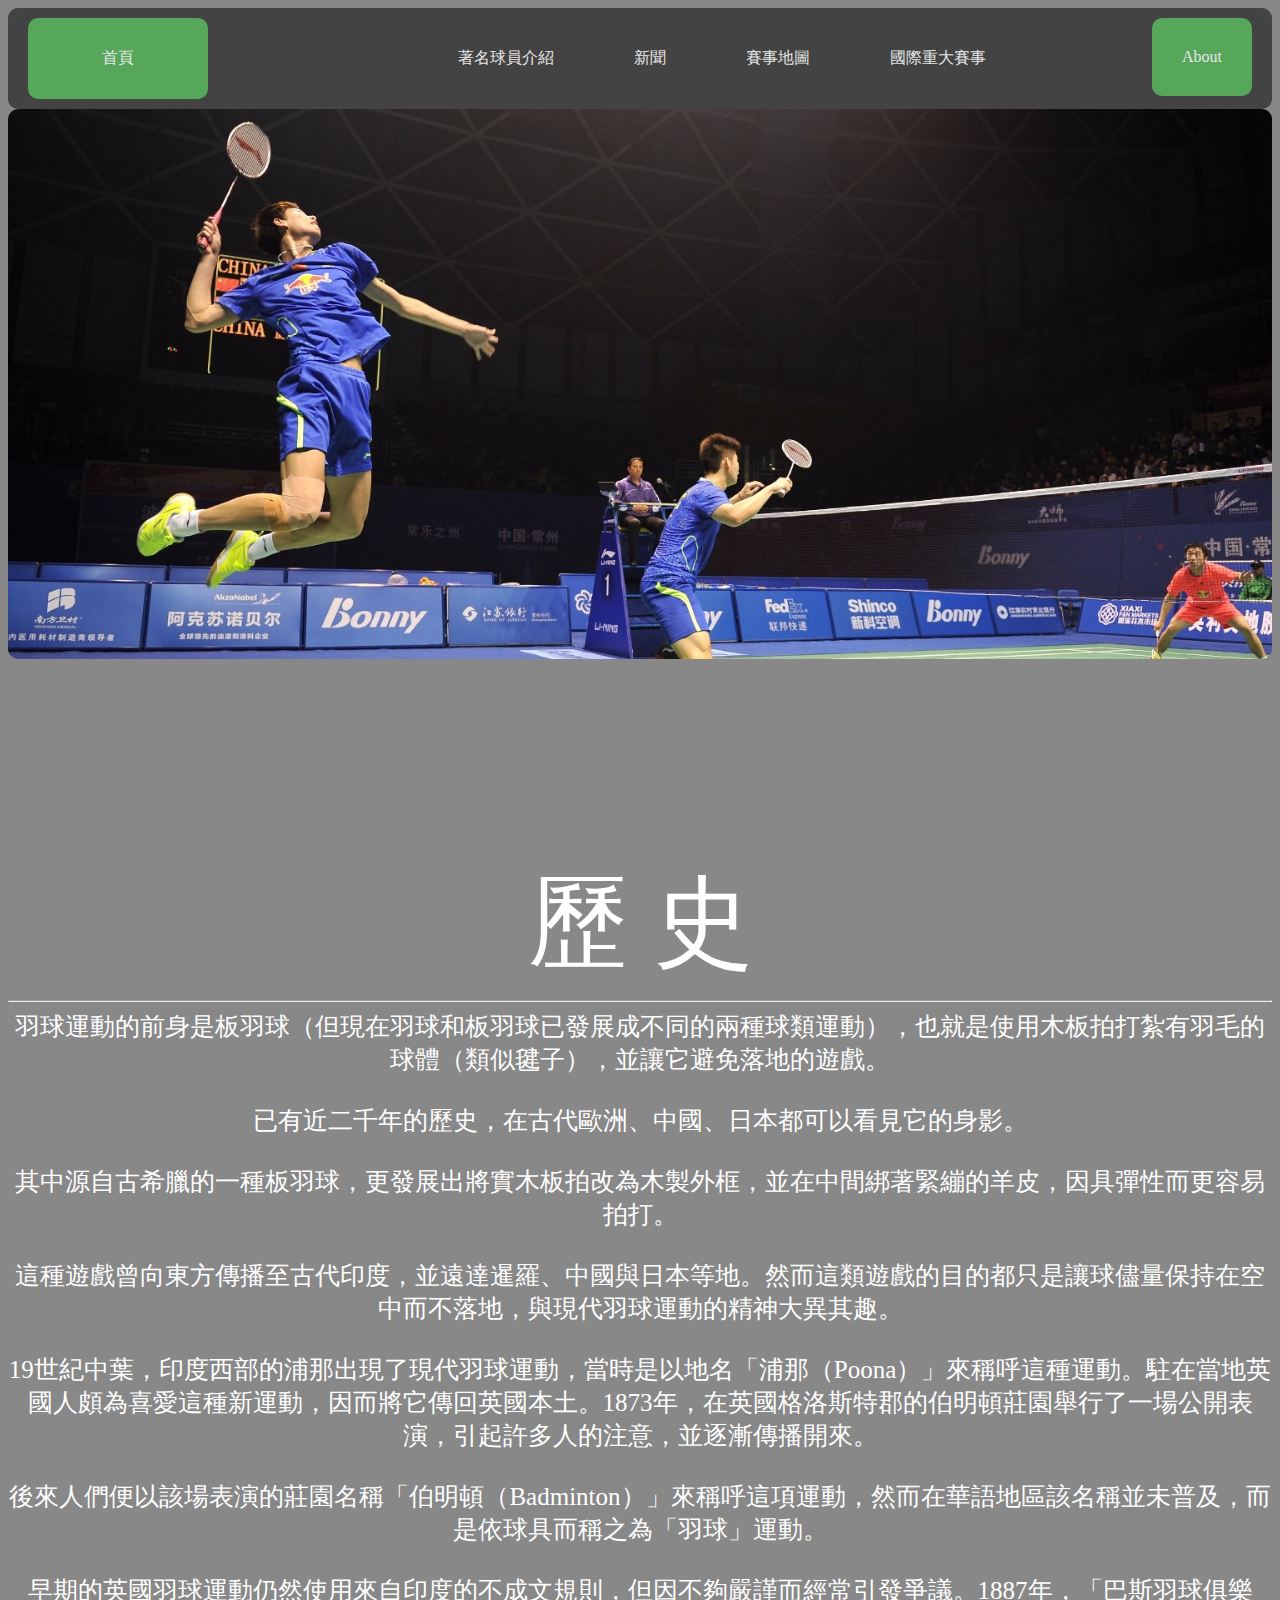
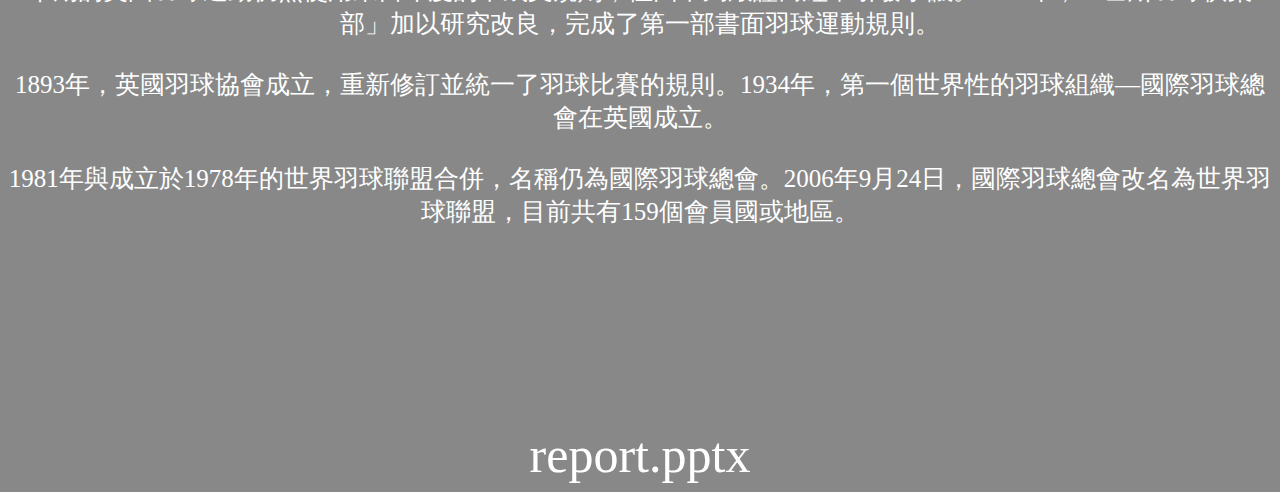
<file: index.html>
<!DOCTYPE html>
<html>
	<head>
		<title>Index</title>
		<meta charset = "utf-8"/>
		<script src="https://ajax.googleapis.com/ajax/libs/jquery/3.3.1/jquery.min.js"></script>
		<script>
			$(function(){
				for(let i = 1; i < 5; i++)
					document.getElementById("changeImage" + i).addEventListener("mouseenter", function(){
						let path = "./img/" + i +".jpg";
						$(".parallax").animate({opacity: '0'}, 500, function(){
							$(".parallax").css({"background-image": 'url(' + path + ')'});
						});
						$(".parallax").animate({opacity: '1'}, 500, function(){
							$(".parallax").clearQueue();
						});
					});
			});
		</script>		
		<link rel = "stylesheet" type = "text/css" href = "button.css">
		<link rel = "stylesheet" type = "text/css" href = "para.css">
		<style>
			.contentTopix{
					text-align:center;
					font-size:100px;
					float:center;
					color:white;
				}
			.content{
					text-align:center;
					font-size:25px;
					float:center;
					color:white;
					box-sizing:border-box;
				}
			.contentLink{
							text-align:center;
							text-decoration:none;
							color:white;
							font-size:10px;
						}
		</style>            
	</head>                 
	<body>                  
		<div>

			<ul class = "topButton">
  				<li style="width: 200px;margin-right: 200px"><a class = "active" href = "#home">首頁</a></li>
  				<li id = "changeImage1"><a href = "./playerIntro/index.html">著名球員介紹</a></li>
  				<li id = "changeImage2"><a href = "./news/index.html">新聞</a></li>
  				<li id = "changeImage3"><a href = "./global/global.html">賽事地圖</a></li>
  				<li id = "changeImage4"><a href = "./tournament/index.html">國際重大賽事</a></li>
  				<li style="float:right"><a class="active" href="about.html">About</a></li>
			</ul>
			
			<div class="parallax"></div>

		</div>
		<br><br><br><br><br><br><br><br><br><br><br>
		<div id = "div1" class = "contentTopix">
			歷 史
		</div>
		<hr>
		<div class = "content">
			羽球運動的前身是板羽球（但現在羽球和板羽球已發展成不同的兩種球類運動），也就是使用木板拍打紮有羽毛的球體（類似毽子），並讓它避免落地的遊戲。
			<br>
			<br>
			已有近二千年的歷史，在古代歐洲、中國、日本都可以看見它的身影。
			<br>
			<br>
			其中源自古希臘的一種板羽球，更發展出將實木板拍改為木製外框，並在中間綁著緊繃的羊皮，因具彈性而更容易拍打。
			<br>
			<br>
			這種遊戲曾向東方傳播至古代印度，並遠達暹羅、中國與日本等地。然而這類遊戲的目的都只是讓球儘量保持在空中而不落地，與現代羽球運動的精神大異其趣。
			<br>
			<br>
			19世紀中葉，印度西部的浦那出現了現代羽球運動，當時是以地名「浦那（Poona）」來稱呼這種運動。駐在當地英國人頗為喜愛這種新運動，因而將它傳回英國本土。1873年，在英國格洛斯特郡的伯明頓莊園舉行了一場公開表演，引起許多人的注意，並逐漸傳播開來。
			<br>
			<br>
			後來人們便以該場表演的莊園名稱「伯明頓（Badminton）」來稱呼這項運動，然而在華語地區該名稱並未普及，而是依球具而稱之為「羽球」運動。
			<br>
			<br>
			早期的英國羽球運動仍然使用來自印度的不成文規則，但因不夠嚴謹而經常引發爭議。1887年，「巴斯羽球俱樂部」加以研究改良，完成了第一部書面羽球運動規則。
			<br>
			<br>
			1893年，英國羽球協會成立，重新修訂並統一了羽球比賽的規則。1934年，第一個世界性的羽球組織—國際羽球總會在英國成立。
			<br>
			<br>
			1981年與成立於1978年的世界羽球聯盟合併，名稱仍為國際羽球總會。2006年9月24日，國際羽球總會改名為世界羽球聯盟，目前共有159個會員國或地區。
		</div>
		<br><br><br><br><br><br><br><br><br><br><br>
		<div class = "content"><a href = "report.pptx" style = "font-size:50px; color:white; text-decoration:none;">report.pptx</a></div>
	</body>
</html>
</file>
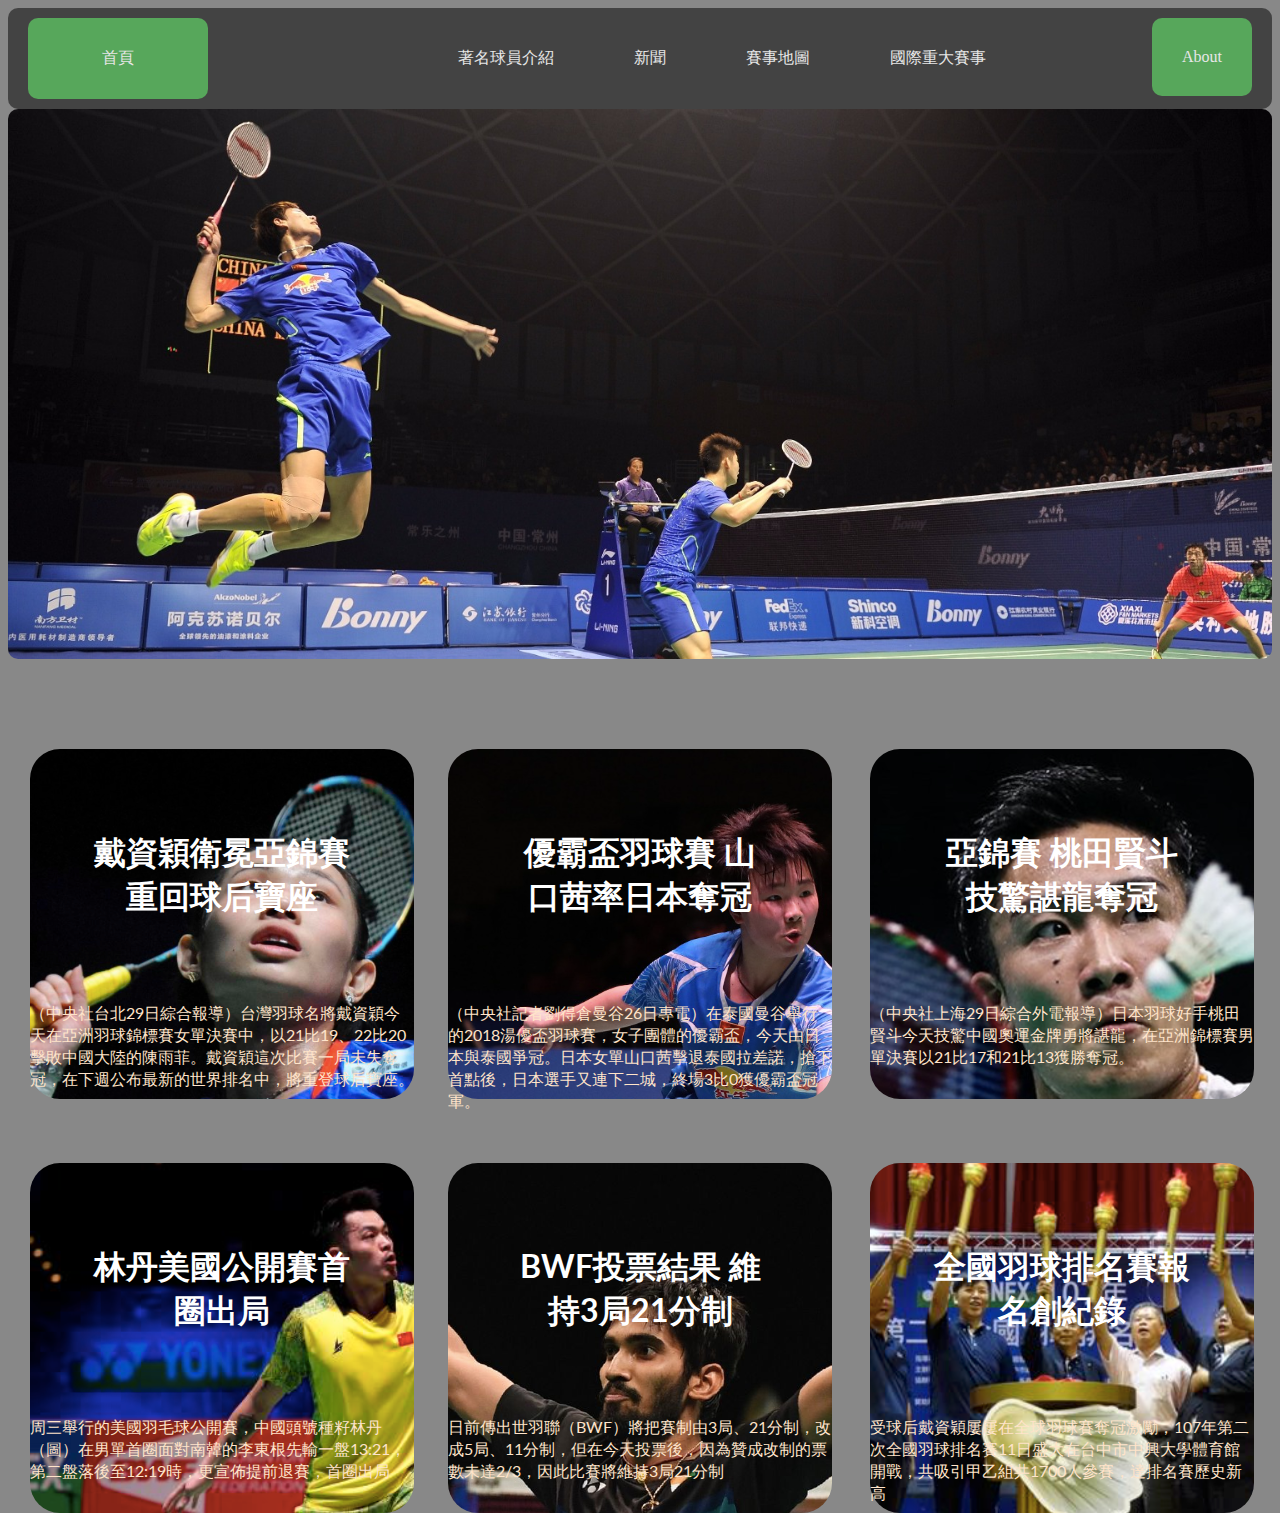
<file: news/index.html>
<!DOCTYPE html>
<html>
	<head>
		<title>Index</title>
		<meta charset = "utf-8"/>
		<script src="https://ajax.googleapis.com/ajax/libs/jquery/3.3.1/jquery.min.js"></script>
		<script>
			$(function(){
				for(let i = 1; i < 5; i++)
					document.getElementById("changeImage" + i).addEventListener("mouseenter", function(){
						let path = "../img/" + i +".jpg";
						$(".parallax").animate({opacity: '0'}, 500, function(){
							$(".parallax").css({"background-image": 'url(' + path + ')'});
						});
						$(".parallax").animate({opacity: '1'}, 500, function(){
							$(".parallax").clearQueue();
						});
					});
			});
		</script>		
		<link rel = "stylesheet" type = "text/css" href = "../button.css">
		<link href="https://fonts.googleapis.com/css?family=Lato" rel="stylesheet">
		<link rel = "stylesheet" type = "text/css" href = "../para.css">
		<style>
			a {
				color: #ffffff;
				text-decoration: none;
			}

			.applet {
				position: absolute;
				top: 69%;
				border-radius: 30px;
				width: 30%;
				height: 350px;
				margin: auto;
				margin-top: 10%;
				background-attachment: fixed;
    			background-position: center;
    			background-repeat: no-repeat;
				background-size: cover;
				font-family: 'Lato';
			}

			#applet-title {
				text-align: center;
				color: #FFFFFF;
				padding: 16%;

			}

			.applet-content
			{
				color: #ffe4ca;
			}
		
		</style>
	</head>
	<body>
		<div>
			<ul class = "topButton">
  				<li style="width: 200px;margin-right: 200px"><a class = "active" href = "../index.html">首頁</a></li>
  				<li id = "changeImage1"><a href = "../playerIntro/index.html">著名球員介紹</a></li>
  				<li id = "changeImage2"><a href = "#contact">新聞</a></li>
  				<li id = "changeImage3"><a href = "../global/global.html">賽事地圖</a></li>
  				<li id = "changeImage4"><a href = "../tournament/index.html">國際重大賽事</a></li>
  				<li style="float:right"><a class="active" href="about.html">About</a></li>
			</ul>
			<div class="parallax"></div>
		</div>

		<div class="applet" style = "left: 30px; background: url(./img/n1.png)">
			<h1 id="applet-title"><a href = "http://www.cna.com.tw/news/firstnews/201804295005-1.aspx">戴資穎衛冕亞錦賽 重回球后寶座</a></h1>
			<div class="applet-content">
				<p>（中央社台北29日綜合報導）台灣羽球名將戴資穎今天在亞洲羽球錦標賽女單決賽中，以21比19、22比20擊敗中國大陸的陳雨菲。戴資穎這次比賽一局未失奪冠，在下週公布最新的世界排名中，將重登球后寶座。</p>
			</div>
		</div>

		<div class="applet" style = "left: 35%; background: url(./img/n2.png)">
			<h1 id="applet-title"><a href = "http://www.cna.com.tw/news/aspt/201805260212-1.aspx">優霸盃羽球賽 山口茜率日本奪冠</a></h1>
			<div class="applet-content">
				<p>（中央社記者劉得倉曼谷26日專電）在泰國曼谷舉行的2018湯優盃羽球賽，女子團體的優霸盃，今天由日本與泰國爭冠。日本女單山口茜擊退泰國拉差諾，搶下首點後，日本選手又連下二城，終場3比0獲優霸盃冠軍。</p>
			</div>
		</div>

		<div class="applet" style = "left: 68%; background: url(./img/n3.png)">
			<h1 id="applet-title"><a href = "http://www.cna.com.tw/news/aspt/201804290197-1.aspx">亞錦賽 桃田賢斗技驚諶龍奪冠</a></h1>
			<div class="applet-content">
				<p>（中央社上海29日綜合外電報導）日本羽球好手桃田賢斗今天技驚中國奧運金牌勇將諶龍，在亞洲錦標賽男單決賽以21比17和21比13獲勝奪冠。</p>
			</div>
		</div>

		<div class="applet" style = "top : 115%; left: 30px; background: url(./img/n4.png)">
			<h1 id="applet-title"><a href = "https://hk.sports.appledaily.com/sports/daily/article/20180615/20421316">林丹美國公開賽首圈出局</a></h1>
			<div class="applet-content">
				<p>周三舉行的美國羽毛球公開賽，中國頭號種籽林丹（圖）在男單首圈面對南韓的李東根先輸一盤13:21，第二盤落後至12:19時，更宣佈提前退賽，首圈出局</p>
			</div>
		</div>

		<div class="applet" style = "top : 115%; left: 35%; background: url(./img/n5.png)">
			<h1 id="applet-title"><a href = "http://www.cna.com.tw/news/aspt/201805200003-1.aspx">BWF投票結果 維持3局21分制</a></h1>
			<div class="applet-content">
				<p>日前傳出世羽聯（BWF）將把賽制由3局、21分制，改成5局、11分制，但在今天投票後，因為贊成改制的票數未達2/3，因此比賽將維持3局21分制</p>
			</div>
		</div>

		<div class="applet" style = "top : 115%; left: 68%; background: url(./img/n6.png)">
			<h1 id="applet-title"><a href = "http://www.chinatimes.com/realtimenews/20180611002430-260405">全國羽球排名賽報名創紀錄</a></h1>
			<div class="applet-content">
				<p>受球后戴資穎屢屢在全球羽球賽奪冠激勵，107年第二次全國羽球排名賽11日盛大在台中市中興大學體育館開戰，共吸引甲乙組共1700人參賽，達排名賽歷史新高</p>
			</div>
		</div>
		
	</body>
</html>
</file>
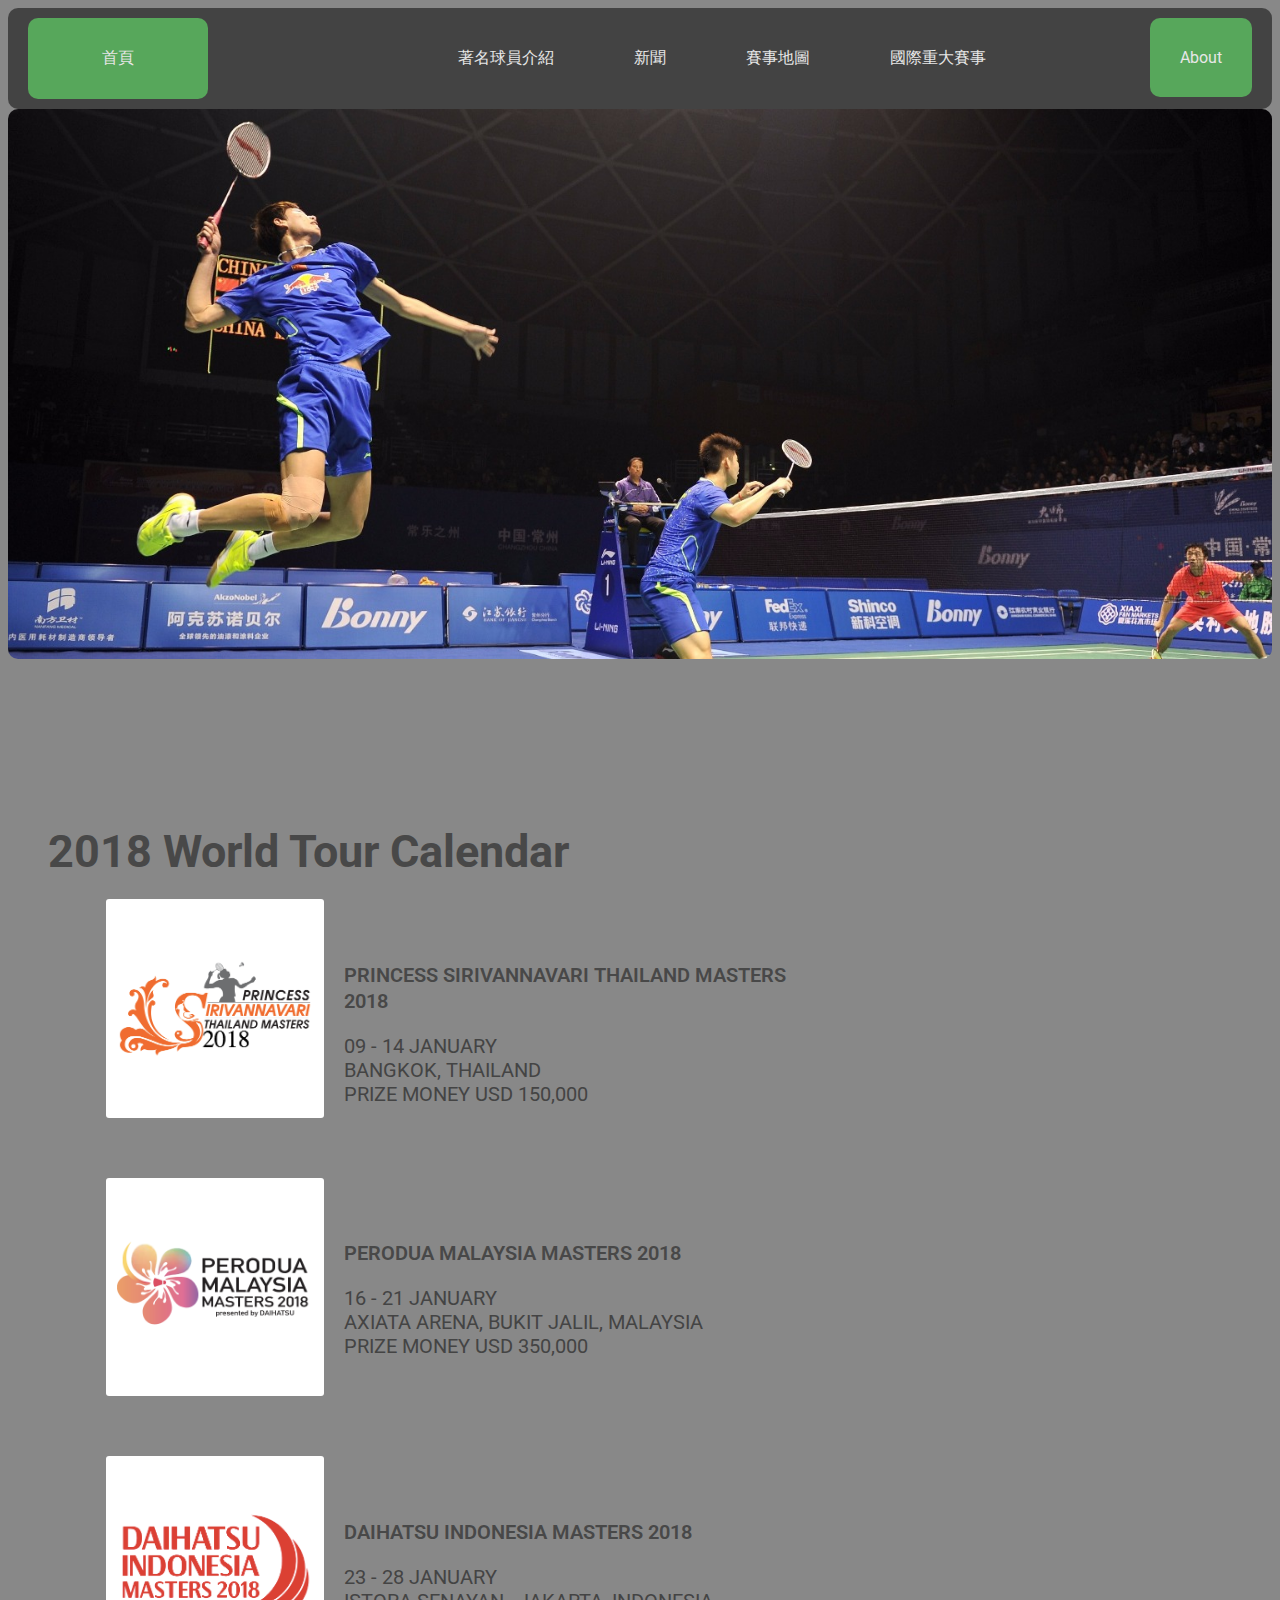
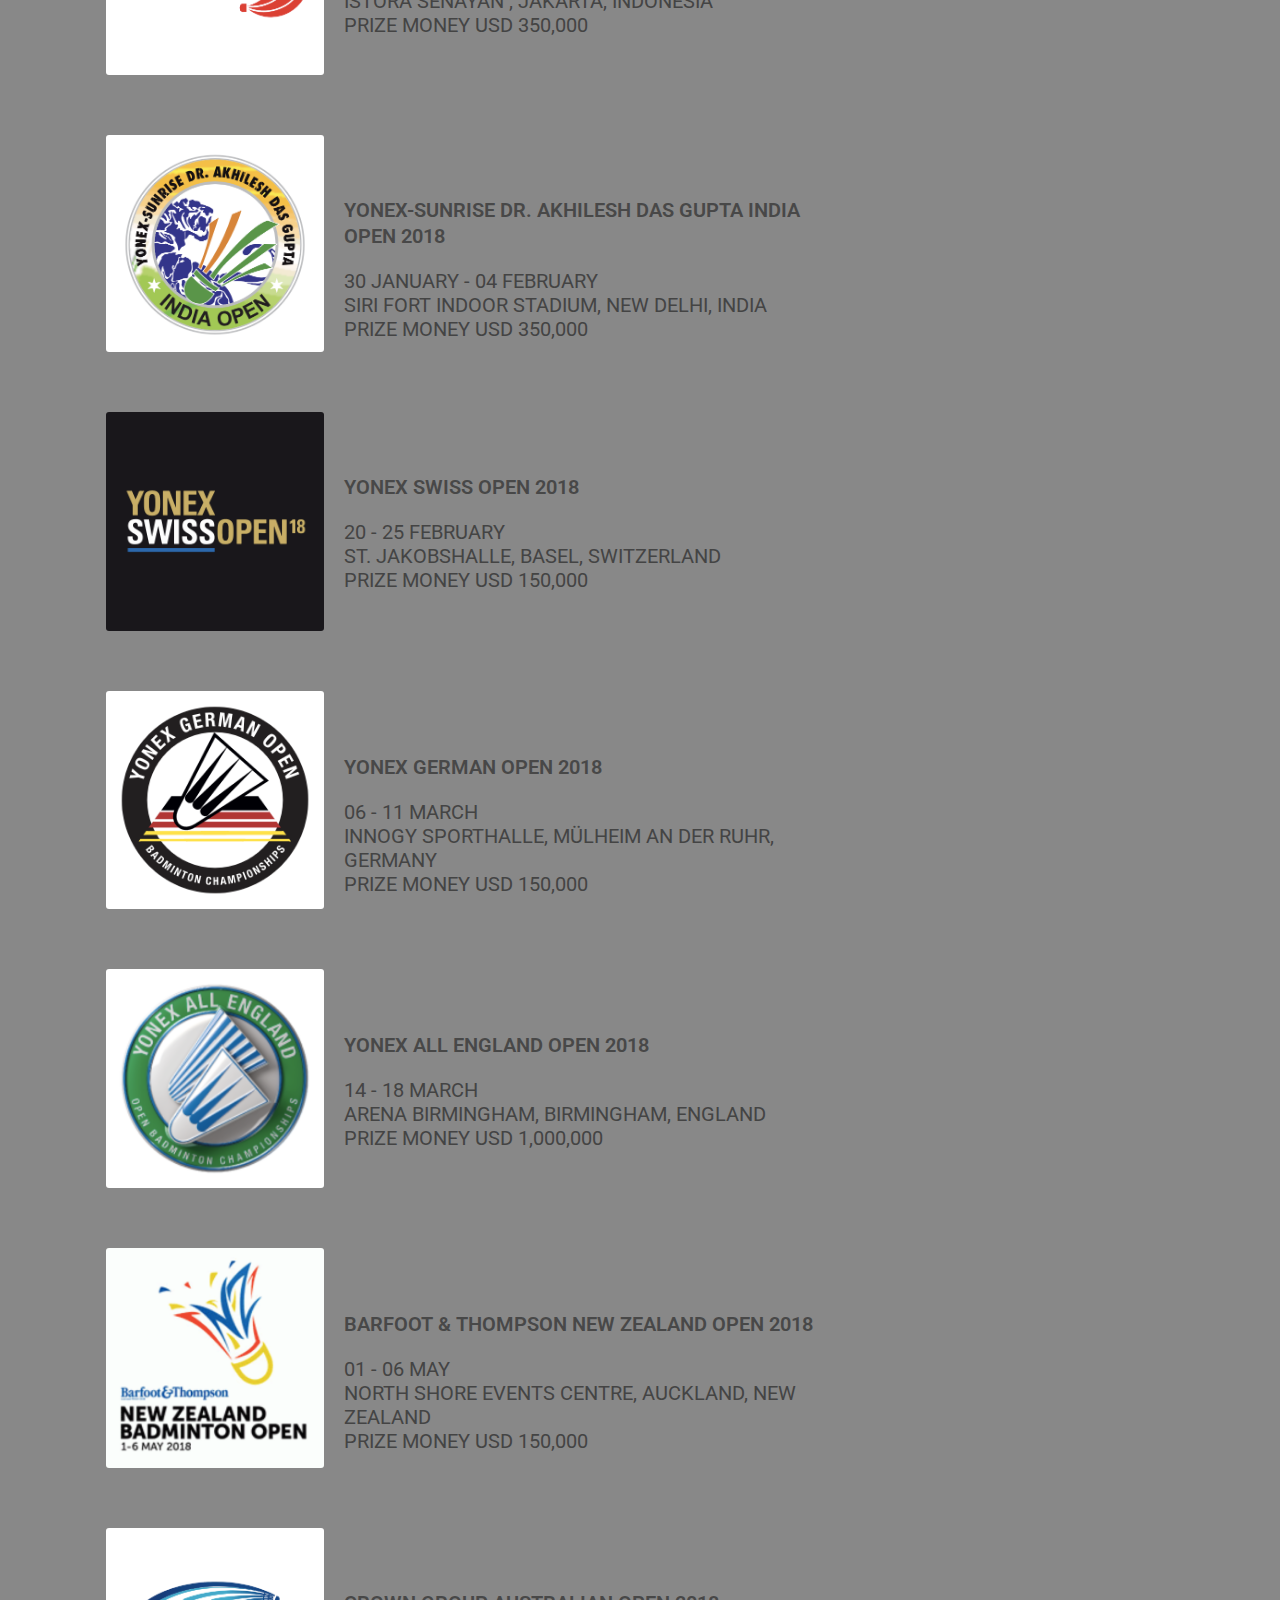
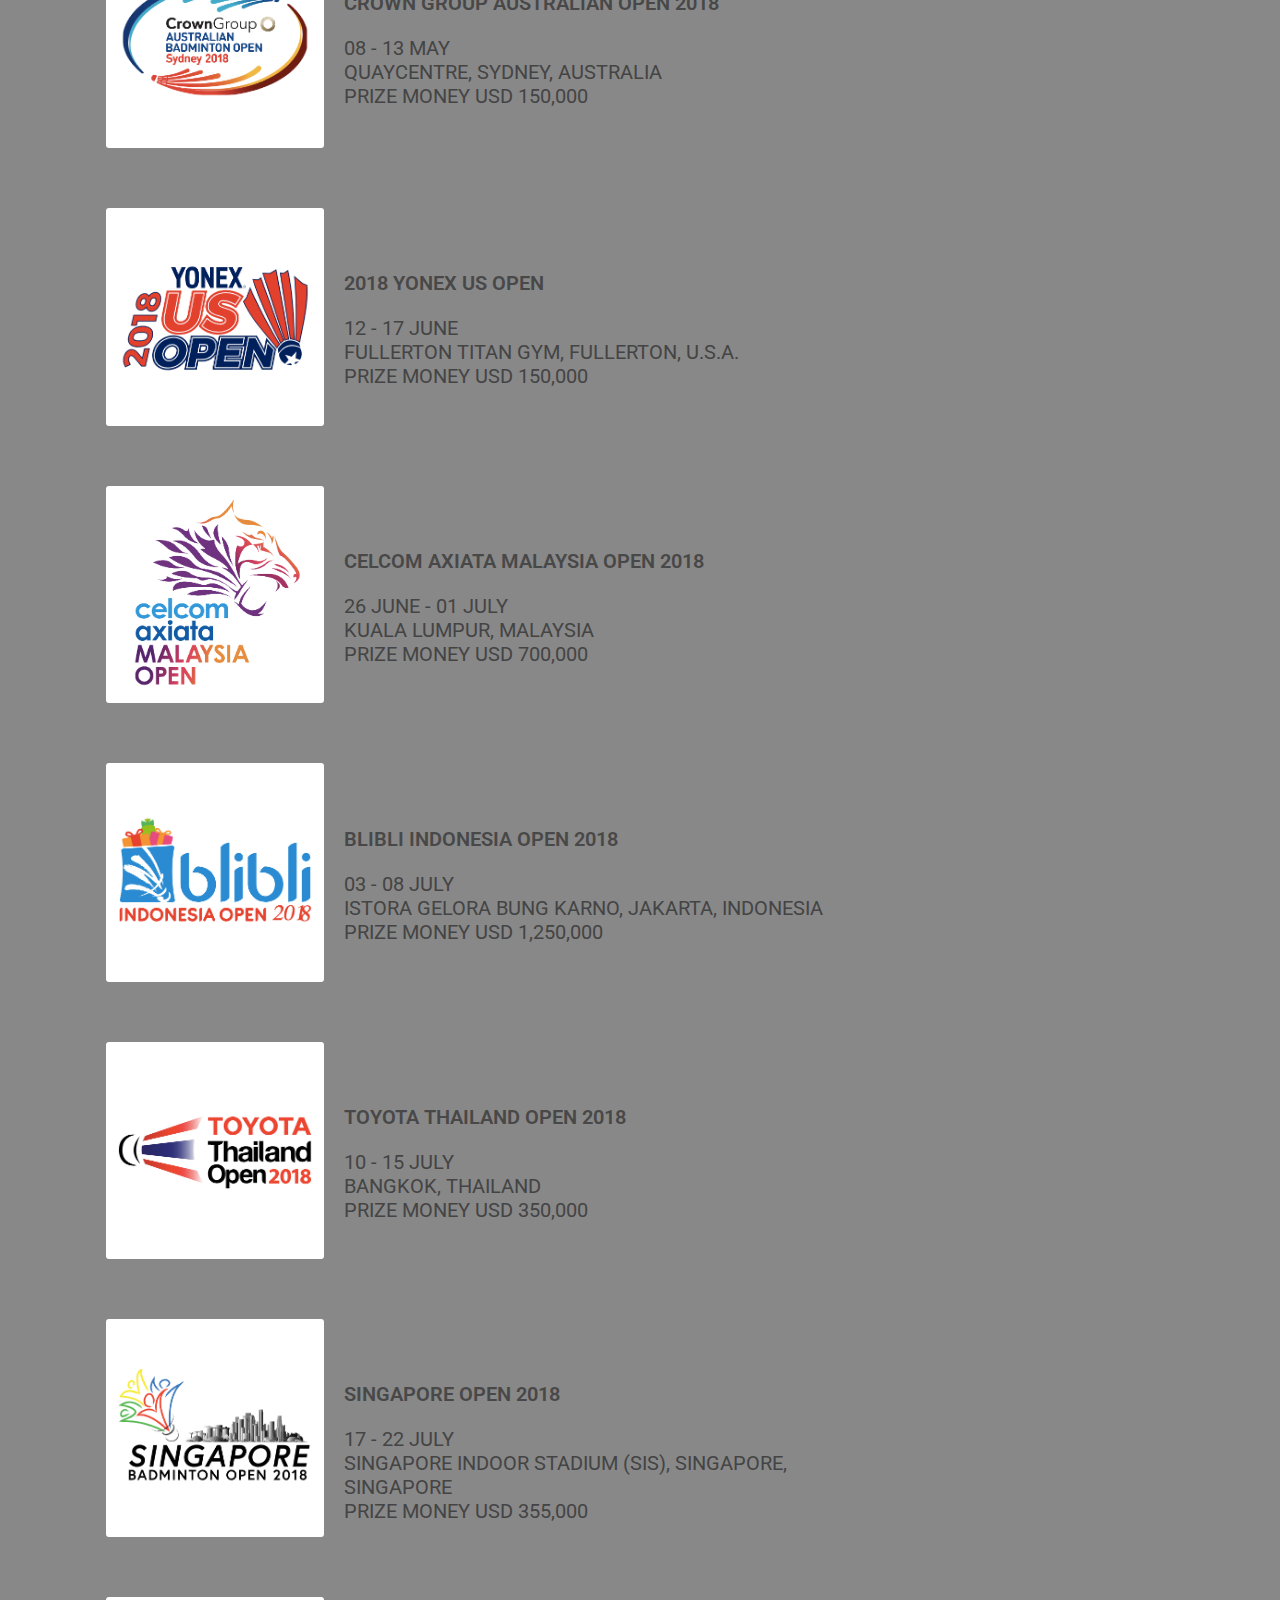
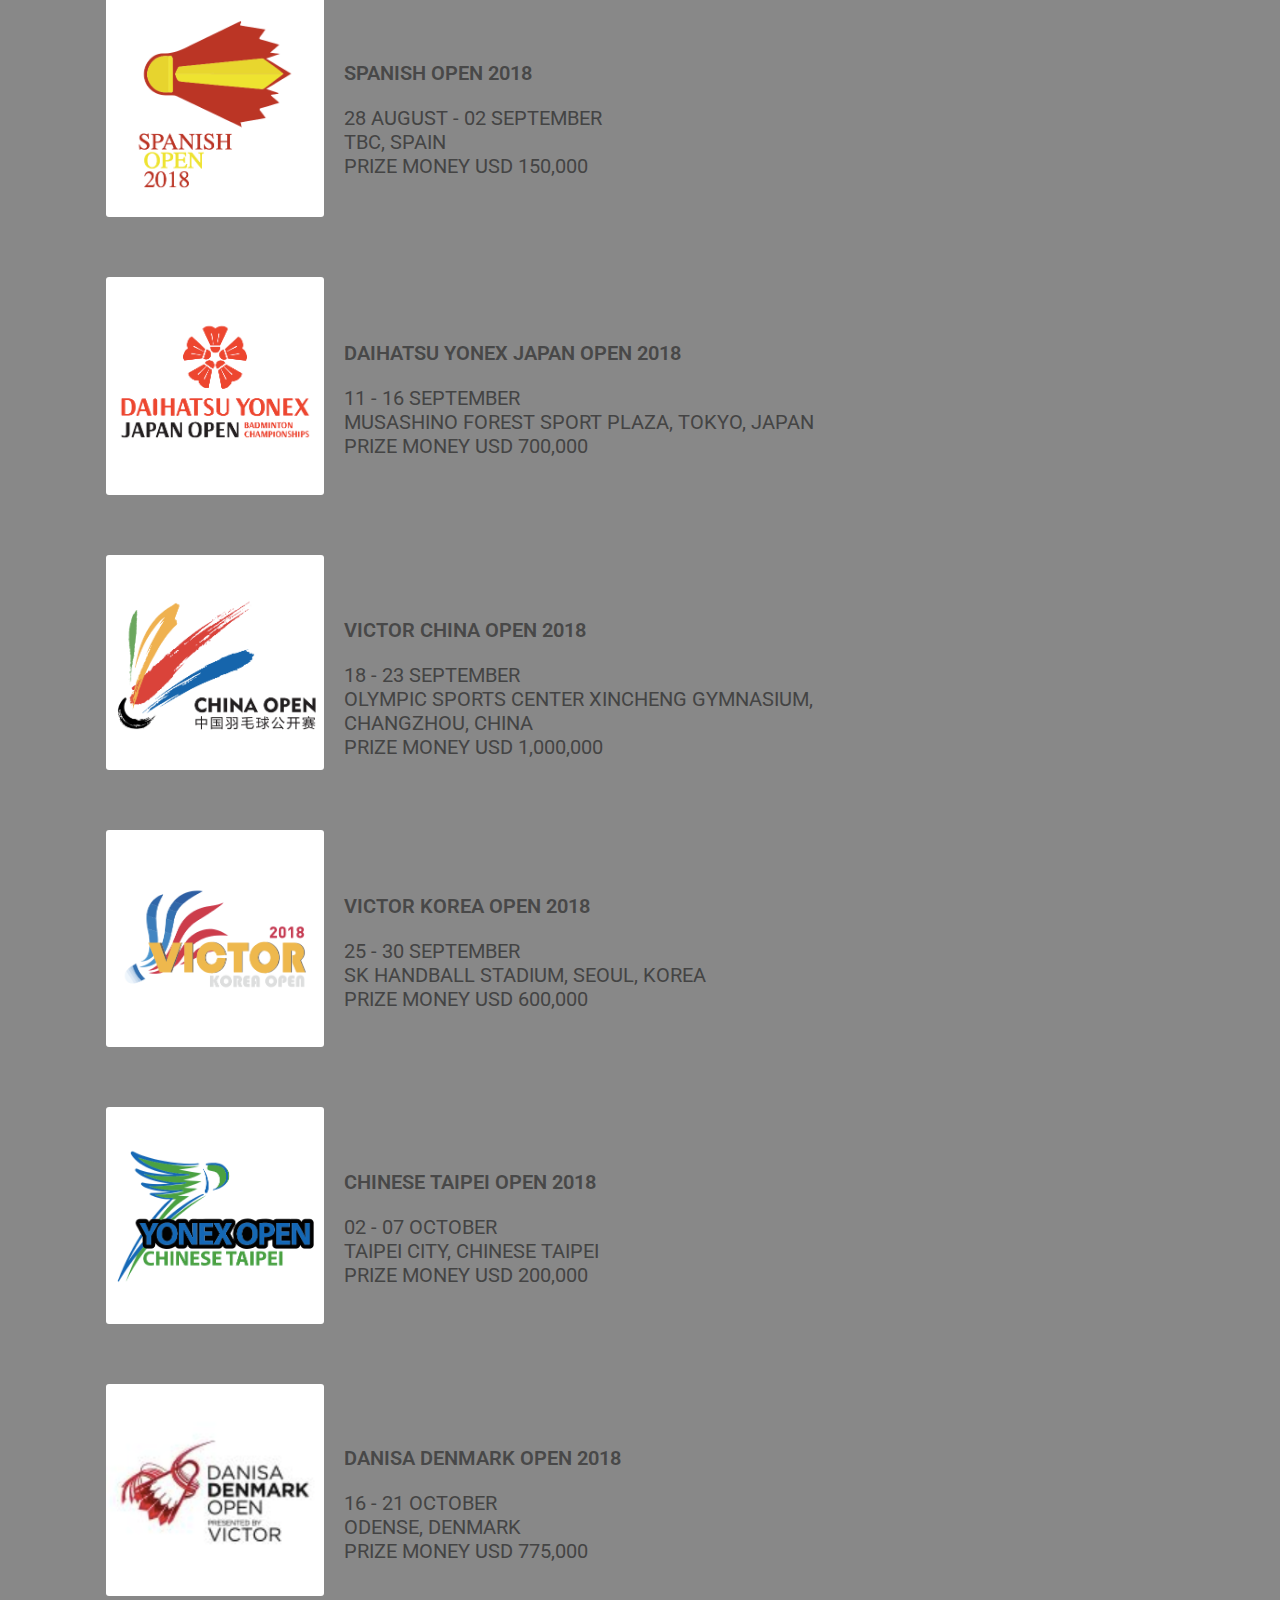
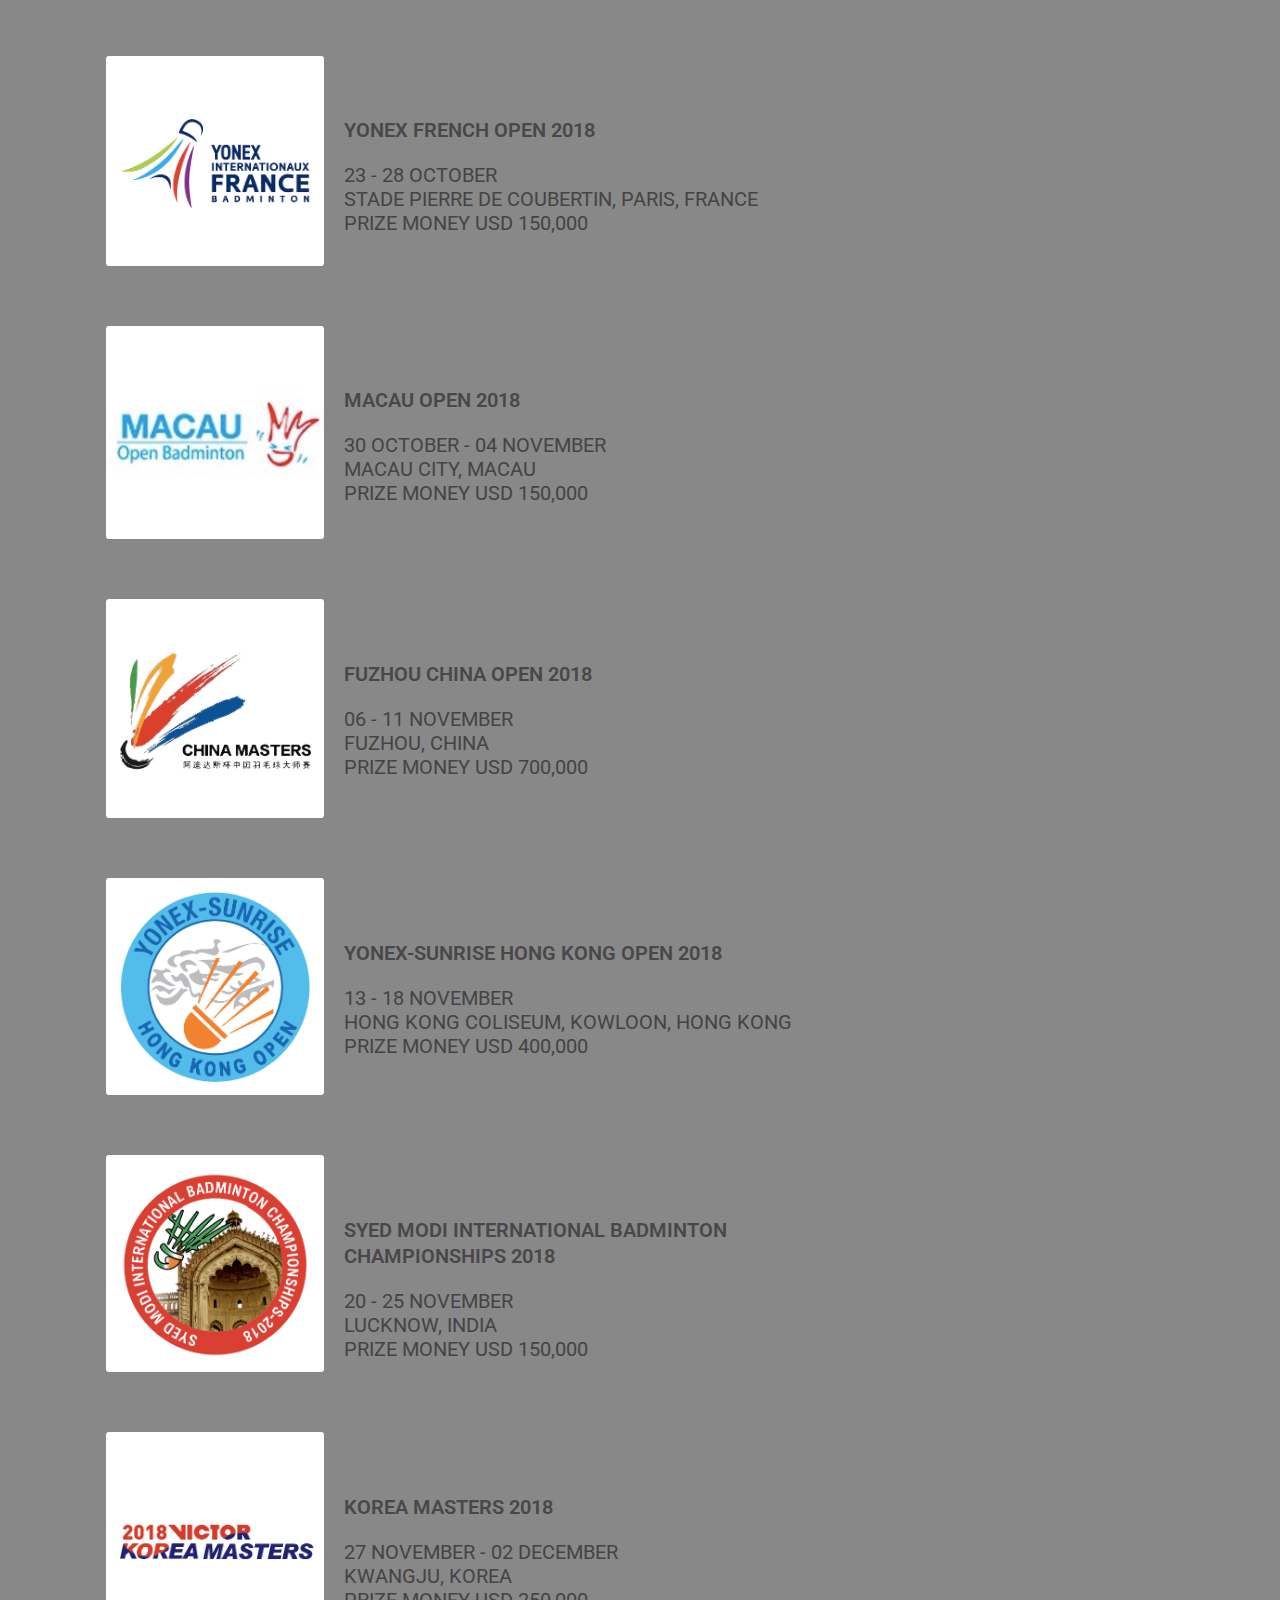
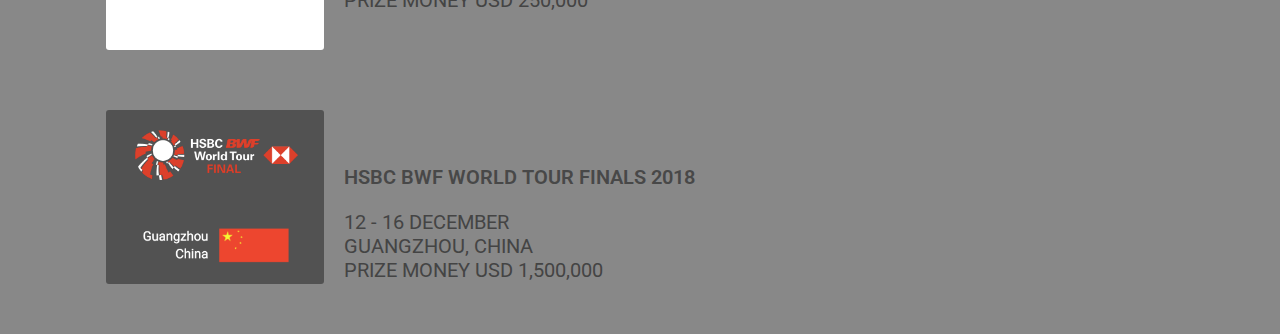
<file: tournament/index.html>
<!DOCTYPE html>
<html>
	<head>
		<title>Index</title>
		<meta charset = "utf-8"/>
		<script src="https://ajax.googleapis.com/ajax/libs/jquery/3.3.1/jquery.min.js"></script>
		<script>
			$(function(){
				for(let i = 1; i < 5; i++)
					document.getElementById("changeImage" + i).addEventListener("mouseenter", function(){
						let path = "../img/" + i +".jpg";
						$(".parallax").animate({opacity: '0'}, 500, function(){
							$(".parallax").css({"background-image": 'url(' + path + ')'});
						});
						$(".parallax").animate({opacity: '1'}, 500, function(){
							$(".parallax").clearQueue();
						});
					});
				$(".col-6").mouseenter(function(){
					$(this).css("background-color", "#666666");
				});
				$(".col-6").mouseleave(function(){
					$(this).css("background-color", "#888888");
				});
			});
		</script>	
		<link rel = "stylesheet" type = "text/css" href = "index.css">	
		<link rel = "stylesheet" type = "text/css" href = "../button.css">
		<link href="https://fonts.googleapis.com/css?family=Lato" rel="stylesheet">
    <link rel = "stylesheet" type = "text/css" href = "../para.css">
	</head>
	<body>
		<div>
			<ul class = "topButton">
  				<li style="width: 200px;margin-right: 200px"><a class = "active" href = "../index.html">首頁</a></li>
  				<li id = "changeImage1"><a href = "../playerIntro/index.html">著名球員介紹</a></li>
  				<li id = "changeImage2"><a href = "../news/index.html">新聞</a></li>
  				<li id = "changeImage3"><a href = "../global/global.html">賽事地圖</a></li>
  				<li id = "changeImage4"><a href = "#about">國際重大賽事</a></li>
  				<li style="float:right"><a class="active" href="../about.html">About</a></li>
			</ul>
      <div class="parallax"></div>
		</div>

		<section id="courses">
  			<div class="container">
    			<div class="services-title">
      				<h1 class="mb-2">2018 World Tour Calendar</h1>
    			</div>
    			<div class="services-pic">
      				<div class="row">
        				<div class="col-6 col-md-6">
        					<a href = "http://bwfworldtour.com/tournament/3139/princess-sirivannavari-thailand-masters-2018/results/podium/">
          						<figure>
            						<img src = "./img/1.png" alt="">
            						<figcaption>
              							<h3 class="text-white a">PRINCESS SIRIVANNAVARI THAILAND MASTERS 2018</h3>
              							<p>
              								09 - 14 JANUARY<br>
											BANGKOK, THAILAND<br>
											PRIZE MONEY USD 150,000<br>
              							</p>
            						</figcaption>
          						</figure>
          					</a>
        				</div>
        
        				<div class="col-6 col-md-6">
        					<a href = "http://bwfworldtour.com/tournament/3143/perodua-malaysia-masters-2018/results/podium/">
          						<figure>
            						<img src = "./img/2.png" alt="">
            						<figcaption>
              							<h3 class="text-white a">PERODUA MALAYSIA MASTERS 2018</h3>
              							<p>
              								16 - 21 JANUARY<br>
											AXIATA ARENA, BUKIT JALIL, MALAYSIA<br>
											PRIZE MONEY USD 350,000<br>
              							</p>
            						</figcaption>
          						</figure>
          					</a>
        				</div>

        				<div class="col-6 col-md-6">
        					<a href = "http://bwfworldtour.com/tournament/3140/daihatsu-indonesia-masters-2018/results/podium/">
          						<figure>
            						<img src = "./img/3.png" alt="">
            						<figcaption>
              							<h3 class="text-white a">DAIHATSU INDONESIA MASTERS 2018</h3>
              							<p>
              								23 - 28 JANUARY<br>
											ISTORA SENAYAN , JAKARTA, INDONESIA<br>
											PRIZE MONEY USD 350,000<br>
              							</p>
            						</figcaption>
          						</figure>
          					</a>
        				</div>        
 
         				<div class="col-6 col-md-6">
         					<a href = "http://bwfworldtour.com/tournament/3170/yonex-sunrise-dr-akhilesh-das-gupta-india-open-2018/results/podium/">
          					<figure>
            					<img src = "./img/4.png" alt="">
            					<figcaption>
              						<h3 class="text-white a">YONEX-SUNRISE DR. AKHILESH DAS GUPTA INDIA OPEN 2018</h3>
              						<p>
              							30 JANUARY - 04 FEBRUARY<br>
										SIRI FORT INDOOR STADIUM, NEW DELHI, INDIA<br>
										PRIZE MONEY USD 350,000<br>
              						</p>
            					</figcaption>
          					</figure>
          					</a>
        				</div>
        
        				<div class="col-6 col-md-6">
        					<a href = "http://bwfworldtour.com/tournament/3144/yonex-swiss-open-2018/results/podium/">
          					<figure>
            					<img src = "./img/5.png" alt="">
            					<figcaption>
              						<h3 class="text-white a">YONEX SWISS OPEN 2018</h3>
              						<p>
              							20 - 25 FEBRUARY<br>
										ST. JAKOBSHALLE, BASEL, SWITZERLAND<br>
										PRIZE MONEY USD 150,000<br>
              						</p>
            					</figcaption>
          					</figure>
          					</a>
        				</div>   
        
        				<div class="col-6 col-md-6">
        					<a href = "http://bwfworldtour.com/tournament/3146/yonex-german-open-2018/results/podium/">
          					<figure>
            					<img src = "./img/6.png" alt="">
            					<figcaption>
              						<h3 class="text-white a">YONEX GERMAN OPEN 2018</h3>
              						<p>
              							06 - 11 MARCH<br>
										INNOGY SPORTHALLE, MÜLHEIM AN DER RUHR, GERMANY<br>
										PRIZE MONEY USD 150,000<br>
              						</p>
            					</figcaption>
          					</figure>
          					</a>
        				</div>

        				<div class="col-6 col-md-6">
        					<a href= "http://bwfworldtour.com/tournament/3141/yonex-all-england-open-2018/results/podium/">
          					<figure>
            					<img src = "./img/7.png" alt="">
            					<figcaption>
              						<h3 class="text-white a">YONEX ALL ENGLAND OPEN 2018</h3>
              						<p>
              							14 - 18 MARCH<br>
										ARENA BIRMINGHAM, BIRMINGHAM, ENGLAND<br>
										PRIZE MONEY USD 1,000,000<br>
              						</p>
            					</figcaption>
          					</figure>
          					</a>
        				</div>   

        				<div class="col-6 col-md-6">
        					<a href = "http://bwfworldtour.com/tournament/3147/barfoot-thompson-new-zealand-open-2018/results/podium/">
          					<figure>
            					<img src = "./img/8.png" alt="">
            					<figcaption>
              						<h3 class="text-white a">BARFOOT & THOMPSON NEW ZEALAND OPEN 2018</h3>
              						<p>
              							01 - 06 MAY<br>
										NORTH SHORE EVENTS CENTRE, AUCKLAND, NEW ZEALAND<br>
										PRIZE MONEY USD 150,000<br>
              						</p>
            					</figcaption>
          					</figure>
          					</a>
        				</div>   

        				<div class="col-6 col-md-6">
        					<a = href = "http://bwfworldtour.com/tournament/3148/crown-group-australian-open-2018/results/podium/">
          					<figure>
            					<img src = "./img/9.png" alt="">
            					<figcaption>
              						<h3 class="text-white a">CROWN GROUP AUSTRALIAN OPEN 2018</h3>
              						<p>
              							08 - 13 MAY<br>
										QUAYCENTRE, SYDNEY, AUSTRALIA<br>
										PRIZE MONEY USD 150,000<br>
              						</p>
            					</figcaption>
          					</figure>
          					</a>
        				</div>   

        				<div class="col-6 col-md-6">
        					<a = href = "http://bwfworldtour.com/tournament/3216/2018-yonex-us-open/results/podium/">
          					<figure>
            					<img src = "./img/10.png" alt="">
            					<figcaption>
              						<h3 class="text-white a">2018 YONEX US OPEN</h3>
              						<p>
              							12 - 17 JUNE<br>
										FULLERTON TITAN GYM, FULLERTON, U.S.A.<br>
										PRIZE MONEY USD 150,000<br>
              						</p>
            					</figcaption>
          					</figure>
          					</a>
        				</div>   

        				<div class="col-6 col-md-6">
							<a href = "http://bwfworldtour.com/tournament/3142/celcom-axiata-malaysia-open-2018/results/draw/ms">          					
								<figure>
            						<img src = "./img/11.png" alt="">
            						<figcaption>
              							<h3 class="text-white a">CELCOM AXIATA MALAYSIA OPEN 2018</h3>
              							<p>
              								26 JUNE - 01 JULY<br>
											KUALA LUMPUR, MALAYSIA<br>
											PRIZE MONEY USD 700,000<br>
              							</p>
            						</figcaption>
          						</figure>
          					</a>
        				</div>   

        				<div class="col-6 col-md-6">
        					
        					<a href = "http://bwfworldtour.com/tournament/3149/blibli-indonesia-open-2018/results/draw/ms">
          					<figure>
            					<img src = "./img/12.png" alt="">
            					<figcaption>
              						<h3 class="text-white a">BLIBLI INDONESIA OPEN 2018</h3>
              						<p>
              							03 - 08 JULY<br>
										ISTORA GELORA BUNG KARNO, JAKARTA, INDONESIA<br>
										PRIZE MONEY USD 1,250,000<br>
              						</p>
            					</figcaption>
          					</figure>
          					</a>
        				</div>   

        				<div class="col-6 col-md-6">
        					<a href = "http://bwfworldtour.com/tournament/3150/toyota-thailand-open-2018/overview/">
          					<figure>
            					<img src = "./img/13.png" alt="">
            					<figcaption>
              						<h3 class="text-white a">TOYOTA THAILAND OPEN 2018</h3>
              						<p>
              							10 - 15 JULY<br>
										BANGKOK, THAILAND<br>
										PRIZE MONEY USD 350,000<br>
              						</p>
            					</figcaption>
          					</figure>
          				</a>
        				</div>   

        				<div class="col-6 col-md-6">
        					<a href = "http://bwfworldtour.com/tournament/3151/singapore-open-2018/overview/">
          					<figure>
            					<img src = "./img/14.png" alt="">
            					<figcaption>
              						<h3 class="text-white a">SINGAPORE OPEN 2018</h3>
              						<p>
              							17 - 22 JULY<br>
										SINGAPORE INDOOR STADIUM (SIS), SINGAPORE, SINGAPORE<br>
										PRIZE MONEY USD 355,000<br>
              						</p>
            					</figcaption>
          					</figure>
          					</a>
        				</div>   

        				<div class="col-6 col-md-6">
        					<a href = "http://bwfworldtour.com/tournament/3145/spanish-open-2018/overview/">
          					<figure>
            					<img src = "./img/15.png" alt="">
            					<figcaption>
              						<h3 class="text-white a">SPANISH OPEN 2018</h3>
              						<p>
              							28 AUGUST - 02 SEPTEMBER<br>
										TBC, SPAIN<br>
										PRIZE MONEY USD 150,000<br>
              						</p>
            					</figcaption>
          					</figure>
          					</a>
        				</div>   

        				<div class="col-6 col-md-6">
        					<a href = "http://bwfworldtour.com/tournament/3152/daihatsu-yonex-japan-open-2018/overview/">
          					<figure>
            					<img src = "./img/16.png" alt="">
            					<figcaption>
              						<h3 class="text-white a">DAIHATSU YONEX JAPAN OPEN 2018</h3>
              						<p>
              							11 - 16 SEPTEMBER<br>
										MUSASHINO FOREST SPORT PLAZA, TOKYO, JAPAN<br>
										PRIZE MONEY USD 700,000<br>
              						</p>
            					</figcaption>
          					</figure>
          					</a>
        				</div>   

        				<div class="col-6 col-md-6">
        					<a href = "http://bwfworldtour.com/tournament/3153/victor-china-open-2018/overview/">
          					<figure>
            					<img src = "./img/17.png" alt="">
            					<figcaption>
              						<h3 class="text-white a">VICTOR CHINA OPEN 2018</h3>
              						<p>
              							18 - 23 SEPTEMBER<br>
										OLYMPIC SPORTS CENTER XINCHENG GYMNASIUM, CHANGZHOU, CHINA<br>
										PRIZE MONEY USD 1,000,000<br>
              						</p>
            					</figcaption>
          					</figure>
          					</a>
        				</div>

        				<div class="col-6 col-md-6">
        					<a href = "http://bwfworldtour.com/tournament/3154/victor-korea-open-2018/overview/">
          					<figure>
            					<img src = "./img/18.png" alt="">
            					<figcaption>
              						<h3 class="text-white a">VICTOR KOREA OPEN 2018</h3>
              						<p>
              							25 - 30 SEPTEMBER<br>
										SK HANDBALL STADIUM, SEOUL, KOREA<br>
										PRIZE MONEY USD 600,000<br>
              						</p>
            					</figcaption>
          					</figure>
          					</a>
        				</div>

        				<div class="col-6 col-md-6">
        					<a href = "http://bwfworldtour.com/tournament/3155/chinese-taipei-open-2018/overview/">
          					<figure>
            					<img src = "./img/19.png" alt="">
            					<figcaption>
              						<h3 class="text-white a">CHINESE TAIPEI OPEN 2018</h3>
              						<p>
              							02 - 07 OCTOBER<br>
										TAIPEI CITY, CHINESE TAIPEI<br>
										PRIZE MONEY USD 200,000<br>
              						</p>
            					</figcaption>
          					</figure>
          					</a>
        				</div>

        				<div class="col-6 col-md-6">
        					<a href = "http://bwfworldtour.com/tournament/3156/danisa-denmark-open-2018/overview/">
          					<figure>
            					<img src = "./img/20.png" alt="">
            					<figcaption>
              						<h3 class="text-white a">DANISA DENMARK OPEN 2018</h3>
              						<p>
              							16 - 21 OCTOBER<br>
										ODENSE, DENMARK<br>
										PRIZE MONEY USD 775,000<br>
              						</p>
            					</figcaption>
          					</figure>
          					</a>
        				</div>

        				<div class="col-6 col-md-6">
        					<a href = "http://bwfworldtour.com/tournament/3157/yonex-french-open-2018/overview/">
          					<figure>
            					<img src = "./img/21.png" alt="">
            					<figcaption>
              						<h3 class="text-white a">YONEX FRENCH OPEN 2018</h3>
              						<p>
              							23 - 28 OCTOBER<br>
										STADE PIERRE DE COUBERTIN, PARIS, FRANCE<br>
										PRIZE MONEY USD 150,000<br>
              						</p>
            					</figcaption>
          					</figure>
          					</a>
        				</div>

        				<div class="col-6 col-md-6">
        					<a href = "http://bwfworldtour.com/tournament/3158/macau-open-2018/overview/">
          					<figure>
            					<img src = "./img/22.png" alt="">
            					<figcaption>
              						<h3 class="text-white a">MACAU OPEN 2018</h3>
              						<p>
              							30 OCTOBER - 04 NOVEMBER<br>
										MACAU CITY, MACAU<br>
										PRIZE MONEY USD 150,000<br>
              						</p>
            					</figcaption>
          					</figure>
          					</a>
        				</div>

        				<div class="col-6 col-md-6">
        					<a href = "http://bwfworldtour.com/tournament/3159/fuzhou-china-open-2018/overview/">
          					<figure>
            					<img src = "./img/23.png" alt="">
            					<figcaption>
              						<h3 class="text-white a">FUZHOU CHINA OPEN 2018</h3>
              						<p>
              							06 - 11 NOVEMBER<br>
										FUZHOU, CHINA<br>
										PRIZE MONEY USD 700,000<br>
              						</p>
            					</figcaption>
          					</figure>
          					</a>
        				</div>

        				<div class="col-6 col-md-6">
        					<a href = "http://bwfworldtour.com/tournament/3337/yonex-sunrise-hong-kong-open-2018/overview/">
          					<figure>
            					<img src = "./img/24.png" alt="">
            					<figcaption>
              						<h3 class="text-white a">YONEX-SUNRISE HONG KONG OPEN 2018</h3>
              						<p>
              							13 - 18 NOVEMBER<br>
										HONG KONG COLISEUM, KOWLOON, HONG KONG<br>
										PRIZE MONEY USD 400,000<br>
              						</p>
            					</figcaption>
          					</figure>
          					</a>
        				</div>


        				<div class="col-6 col-md-6">
        					<a href = "http://bwfworldtour.com/tournament/3171/syed-modi-international-badminton-championships-2018/overview/">
          					<figure>
            					<img src = "./img/25.png" alt="">
            					<figcaption>
              						<h3 class="text-white a">SYED MODI INTERNATIONAL BADMINTON CHAMPIONSHIPS 2018</h3>
              						<p>
              							20 - 25 NOVEMBER<br>
										LUCKNOW, INDIA<br>
										PRIZE MONEY USD 150,000<br>
              						</p>
            					</figcaption>
          					</figure>
          					</a>
        				</div>

        				<div class="col-6 col-md-6">
        					<a href = "http://bwfworldtour.com/tournament/3161/korea-masters-2018/overview/">
          					<figure>
            					<img src = "./img/26.png" alt="">
            					<figcaption>
              						<h3 class="text-white a">KOREA MASTERS 2018</h3>
              						<p>
              							27 NOVEMBER - 02 DECEMBER<br>
										KWANGJU, KOREA<br>
										PRIZE MONEY USD 250,000<br>
              						</p>
            					</figcaption>
          					</figure>
          					</a>
        				</div>

        				<div class="col-6 col-md-6">
        					<a href = "http://bwfworldtour.com/tournament/3317/hsbc-bwf-world-tour-finals-2018/overview/">
          					<figure>
            					<img src = "./img/27.png" alt="">
            					<figcaption>
              						<h3 class="text-white a">HSBC BWF WORLD TOUR FINALS 2018</h3>
              						<p>
              							12 - 16 DECEMBER<br>
										GUANGZHOU, CHINA<br>
										PRIZE MONEY USD 1,500,000<br>
              						</p>
            					</figcaption>
          					</figure>
          					</a>
        				</div>

      				</div>
    			</div>
  			</div>
		</section>
		

		
	</body>
</html>
</file>
<file: button.css>
ul.topButton{
    list-style-type: none;
    opacity: 0.8;
    margin: 0px;
    padding: 10px;
    overflow: hidden;
    background-color: #333;
    border-radius: 10px;
}

ul.topButton li {
    float: left;
}

ul.topButton li a {
	border-radius: 10px;
    display: block;
    color: white;
    text-align: center;
    margin-left: 10px;
    margin-right: 10px;
    padding: 30px;
    text-decoration: none;
}

ul.topButton li a:hover:not(.active) {
    background-color: #111;
}

.active {
    background-color: #4CAF50;
}
</file>
<file: para.css>
body {
    background-color: #888888;
}

.parallax {
	background-image: url("./img/1.jpg");
    		
    /* Full height */
    min-height: 550px; 

    /* Create the parallax scrolling effect */
    background-attachment: fixed;
    background-position: center;
    background-repeat: no-repeat;
    background-size: cover;

    margin: 0px;
	top: 0px;
	left: 0px;
			
	border-radius: 10px;
}
</file>
<file: tournament/index.css>
@import url('https://fonts.googleapis.com/css?family=Roboto:400,700');

body {
    font-family: 'Roboto', sans-serif;
}

#courses {
    margin: 40px;
    position: absolute;
    top: 85%;
}

#courses h1 {
    font-weight: 700 !important;
    margin-bottom: 20px !important;
    font-size: 45px !important;
    line-height: 30px !important;
    letter-spacing: normal !important;
    padding-top: 2px !important;
    padding-bottom: 2px !important;
    color: rgb(72, 72, 72) !important;
}

#courses h3 {
    color: rgb(72, 72, 72);
    font-weight: 600 !important;
    word-wrap: break-word !important;
    font-size: 20px !important;
    line-height: 26px !important;
    letter-spacing: normal !important;
}
.color-text {
    color:rgb(165, 41, 3);
    font-size:12px;
    font-weight:700;
    line-height:16px;
    text-transform:uppercase;
}

.place-name {
    color: rgb(72, 72, 72);
    font-size:16px;
    line-height:22px;
    font-weight:700;  
}

.price {
    font-size:14px;
    line-height:18px;
    color: rgb(72, 72, 72) !important;
}

img {
/*   width:100%; */
    border-radius:3px;
}

span {
    display:block;
}

.checked {
    color: rgb(0, 132, 137) !important;
    font-size:9px;
}
.text-desc {
    font-size:14px!important;
}

.text-color {
    color:rgb(255, 180, 0)!important;
    font-size:12px!important;
}

.rating {
    font-size:12px;
}

figure {
    position:relative;
}

figcaption.top {
    max-width:400px;
    position:absolute;
    top:40px;
    left:40px;
}

figcaption.button {
    max-width:400px;
    position:absolute;
    top:120px;
    left:40px;
}

.btn-bnb {
    background-color:rgb(255,255,255);
    color:rgb(72,72,72);
    border-radius: 4px !important;
    border-width: 2px !important;
    border-style: solid !important;
    border-color: transparent !important;
    box-shadow: rgba(0, 0, 0, 0.05) 0px 4px 4px 0px !important;
    font-size: 16px !important;
    line-height: 21px !important;
    font-weight: 800 !important;
    padding: 12px 24px;
}

figcaption.sign {
    position:absolute;
    bottom:40px;
    left:40px;
}

figure img {
    margin: 10px;
    margin-bottom: 30px;
    width:30%;
    height: 30%;
}

.services-title {
    max-width:700px;
}

figcaption {
    position:absolute;
    top:20%;
    left:34%;
    
}

figcaption h3 {
    font-size:45px!important;
}

figcaption p {
    color: #444444;
    font-size: 20px;

}

.col-md-6 {
    padding-left:8px;
    padding-right:8px;
}
</file>
